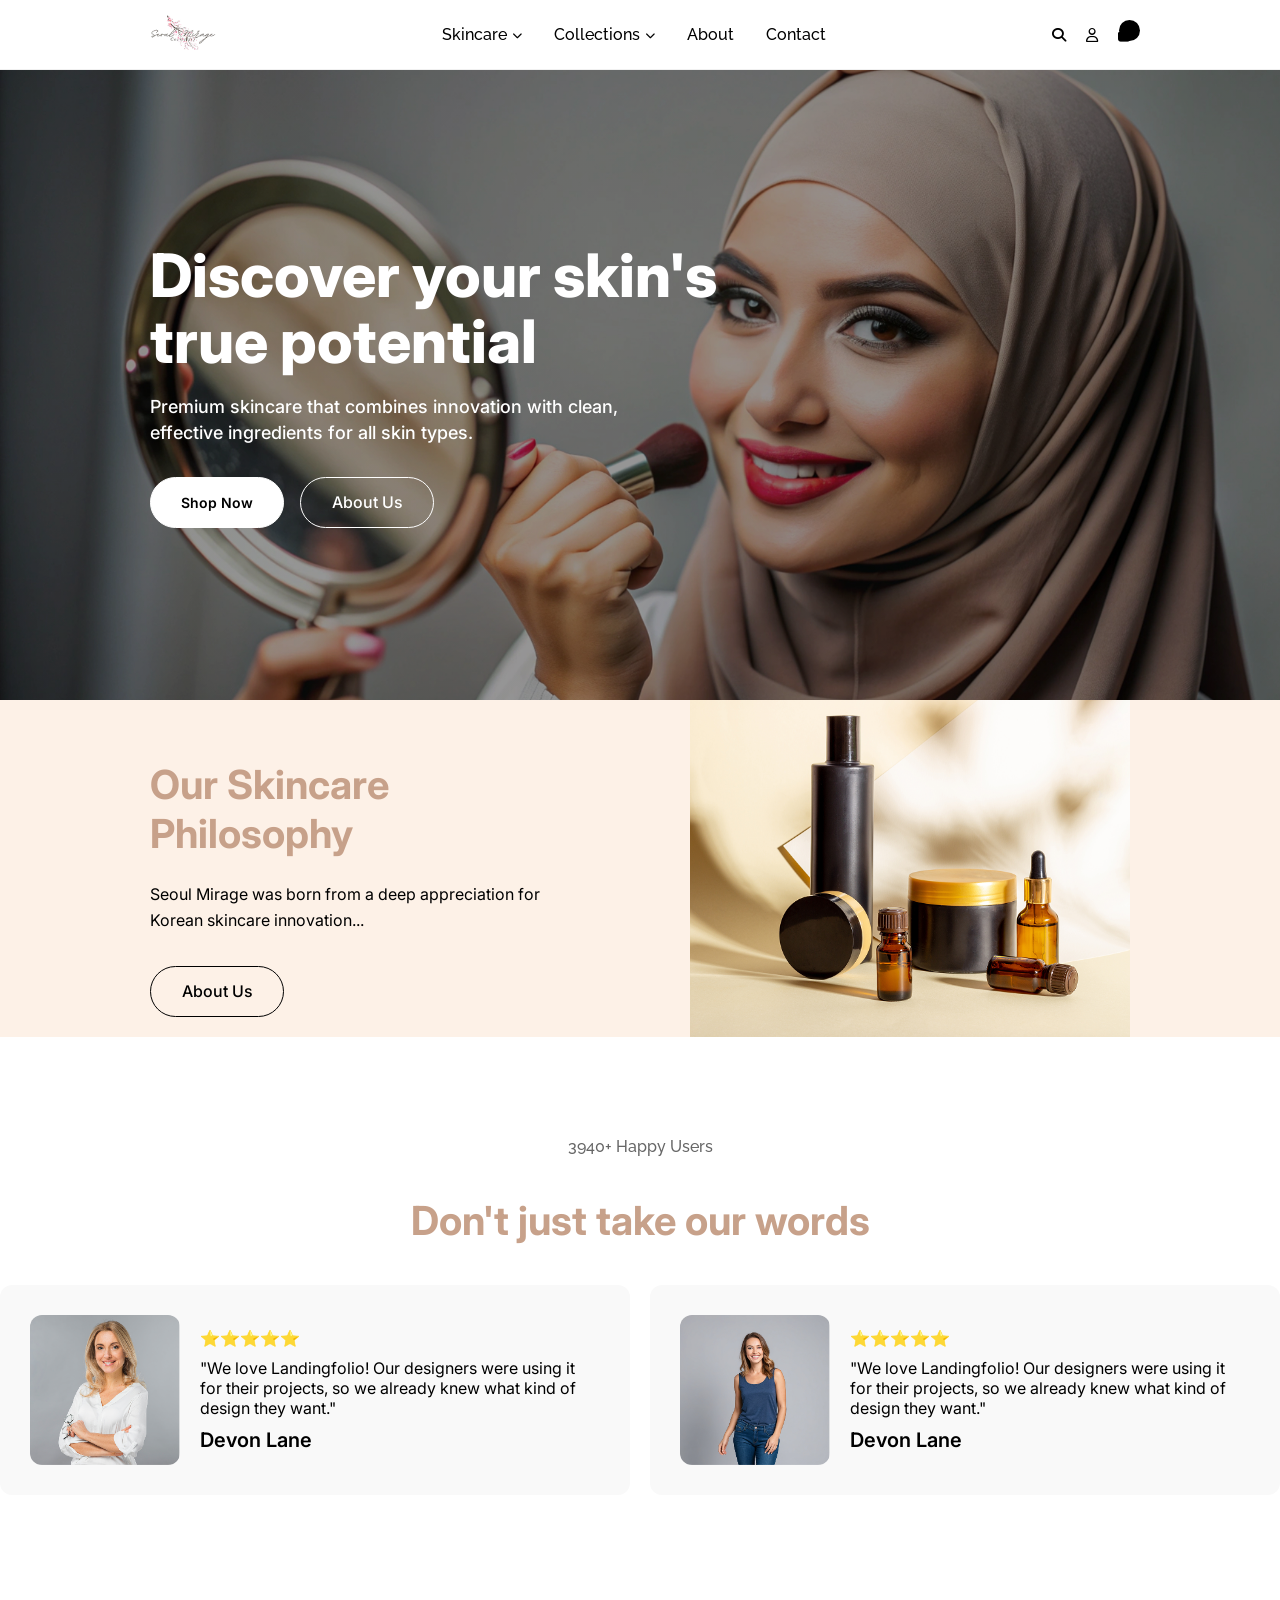
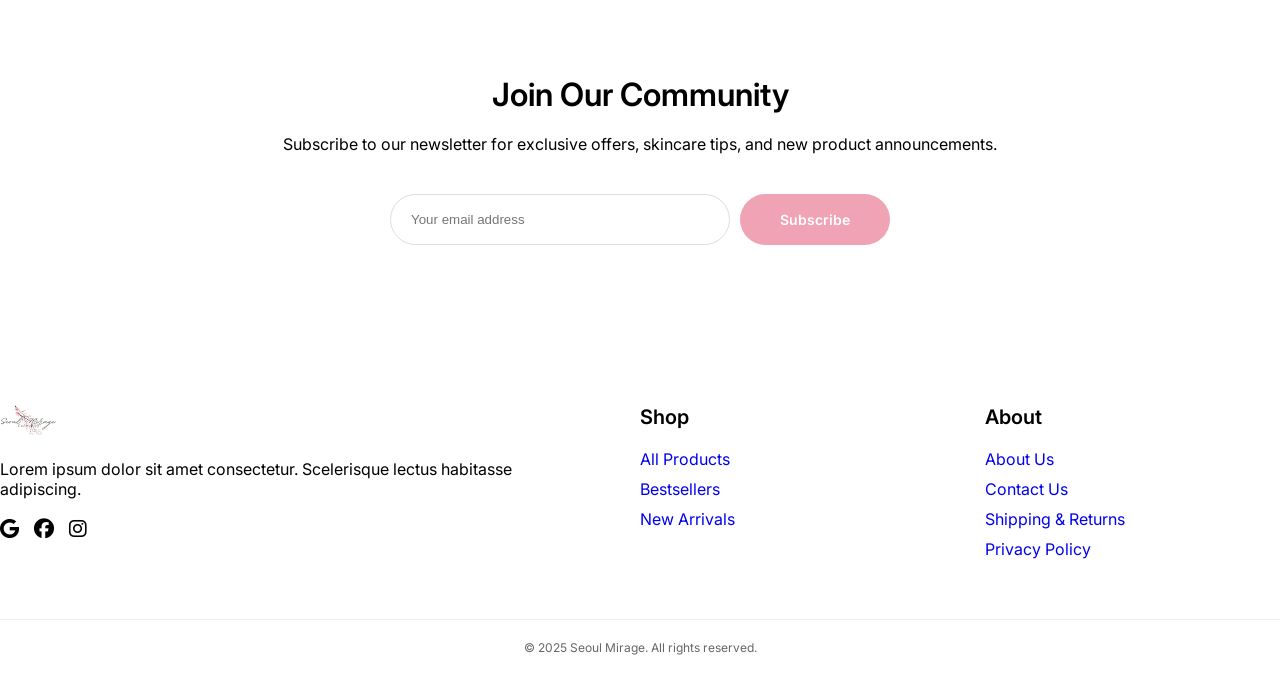
<file: index.html>
<!doctype html>
<html lang="en">
  <head>
    <meta charset="UTF-8" />
    <meta name="viewport" content="width=device-width, initial-scale=1.0" />
    <title>Seoul Mirage | K-Beauty Store</title>
    <link
      rel="stylesheet"
      href="https://cdnjs.cloudflare.com/ajax/libs/font-awesome/6.4.0/css/all.min.css"
    />
    <link rel="shortcut icon" href="./assets/logo.png" type="image/x-icon" />
    <link rel="stylesheet" href="./css/style.css" />
    <link rel="stylesheet" href="./css/order.css" />
  </head>
  <body>
    <header class="header">
      <div class="container navbar">
        <div class="logo">
          <a href="index.html">
            <img src="./assets/logo.png" alt="Seoul Mirage" />
          </a>
        </div>
        <nav class="nav-menu">
          <ul>
            <li>
              <a href="#" class="product-sub-title"
                >Skincare
                <i class="fa-solid fa-chevron-down" style="font-size: 10px"></i
              ></a>
            </li>
            <li>
              <a href="#" class="product-sub-title"
                >Collections
                <i class="fa-solid fa-chevron-down" style="font-size: 10px"></i
              ></a>
            </li>
            <li><a href="#" class="product-sub-title">About</a></li>
            <li><a href="#" class="product-sub-title">Contact</a></li>
          </ul>
        </nav>
        <div class="nav-icons">
          <a href="#"><i class="fa-solid fa-magnifying-glass"></i></a>

          <div
            class="user-dropdown-container"
            style="position: relative; display: inline-block"
          >
            <a href="#" id="user-menu-trigger"
              ><i class="fa-regular fa-user"></i
            ></a>
            <div id="user-dropdown" class="dropdown-content"></div>
          </div>

          <a href="#" class="cart-icon">
            <i class="fa-solid fa-bag-shopping"></i>
            <span class="cart-badge">0</span>
          </a>
          <button class="mobile-toggle">
            <i class="fa-solid fa-bars"></i>
          </button>
        </div>
      </div>
    </header>

    <main id="main-content"></main>

    <div id="main-site-content">
      <section class="banner">
        <div class="container banner-content">
          <div class="banner-text">
            <h1 class="banner-title">Discover your skin's true potential</h1>
            <p class="banner-desc">
              Premium skincare that combines innovation with clean, effective
              ingredients for all skin types.
            </p>
            <div class="banner-btns">
              <a href="#" class="btn-primary">Shop Now</a>
              <a href="#" class="btn-outline">About Us</a>
            </div>
          </div>
        </div>
      </section>

      <div id="api-products-container"></div>

      <section class="philosophybd">
        <div class="">
          <div class="container philosophy-content">
            <div class="philosophy-text">
              <h2
                class="section-title"
                style="text-align: left; margin-bottom: 20px"
              >
                Our Skincare Philosophy
              </h2>
              <p class="product-paragraph philosophy-desc">
                Seoul Mirage was born from a deep appreciation for Korean
                skincare innovation...
              </p>
              <a
                href="#"
                class="btn-outline"
                style="border-color: var(--black); color: var(--black)"
                >About Us</a
              >
            </div>
            <div class="philosophy-image">
              <img
                src="./assets/Our Skincare Philosophy.png"
                alt="Skincare Products"
              />
            </div>
          </div>
        </div>
      </section>

      <section class="testimonials container">
        <p
          class="product-sub-title"
          style="text-align: center; color: var(--gray-text)"
        >
          3940+ Happy Users
        </p>
        <h2 class="section-title">Don't just take our words</h2>

        <div
          class="grid-container"
          style="grid-template-columns: repeat(2, 1fr)"
        >
          <div class="testimonial-card">
            <img src="./assets/person1.png" alt="User" class="user-img" />
            <div class="testimonial-info">
              <div class="stars">⭐⭐⭐⭐⭐</div>
              <p class="product-paragraph">
                "We love Landingfolio! Our designers were using it for their
                projects, so we already knew what kind of design they want."
              </p>
              <h4 class="product-title">Devon Lane</h4>
            </div>
          </div>
          <div class="testimonial-card">
            <img src="./assets//person2.png" alt="User" class="user-img" />
            <div class="testimonial-info">
              <div class="stars">⭐⭐⭐⭐⭐</div>
              <p class="product-paragraph">
                "We love Landingfolio! Our designers were using it for their
                projects, so we already knew what kind of design they want."
              </p>
              <h4 class="product-title">Devon Lane</h4>
            </div>
          </div>
        </div>
      </section>
      <section class="newsletter">
        <div class="container newsletter-box">
          <h3 class="product-title" style="font-size: 32px">
            Join Our Community
          </h3>
          <p class="product-paragraph">
            Subscribe to our newsletter for exclusive offers, skincare tips, and
            new product announcements.
          </p>
          <form class="newsletter-form">
            <input
              type="email"
              placeholder="Your email address"
              class="email-input"
            />
            <button
              type="submit"
              class="btn-primary"
              style="
                background-color: #efa3b5;
                border: none;
                color: white;
                width: 150px;
              "
            >
              Subscribe
            </button>
          </form>
        </div>
      </section>
    </div>
    <footer class="footer container">
      <div class="footer-grid">
        <div class="footer-brand">
          <img src="./assets/logo.png" alt="Seoul Mirage" height="30" />
          <p class="product-paragraph" style="margin-top: 20px">
            Lorem ipsum dolor sit amet consectetur. Scelerisque lectus habitasse
            adipiscing.
          </p>
          <div class="social-icons">
            <i class="fa-brands fa-google"></i>
            <i class="fa-brands fa-facebook"></i>
            <i class="fa-brands fa-instagram"></i>
          </div>
        </div>
        <div class="footer-links">
          <h4 class="product-title">Shop</h4>
          <ul>
            <li><a href="#" class="product-paragraph">All Products</a></li>
            <li><a href="#" class="product-paragraph">Bestsellers</a></li>
            <li><a href="#" class="product-paragraph">New Arrivals</a></li>
          </ul>
        </div>
        <div class="footer-links">
          <h4 class="product-title">About</h4>
          <ul>
            <li><a href="#" class="product-paragraph">About Us</a></li>
            <li><a href="#" class="product-paragraph">Contact Us</a></li>
            <li>
              <a href="#" class="product-paragraph">Shipping & Returns</a>
            </li>
            <li><a href="#" class="product-paragraph">Privacy Policy</a></li>
          </ul>
        </div>
      </div>
      <div class="footer-bottom">
        <p
          class="product-paragraph"
          style="font-size: 12px; color: var(--gray-text)"
        >
          © 2025 Seoul Mirage. All rights reserved.
        </p>
      </div>
    </footer>

    <script src="./js/products.js"></script>
    <script src="./js/app.js"></script>
    <script src="./js/order.js"></script>
  </body>
</html>
</file>
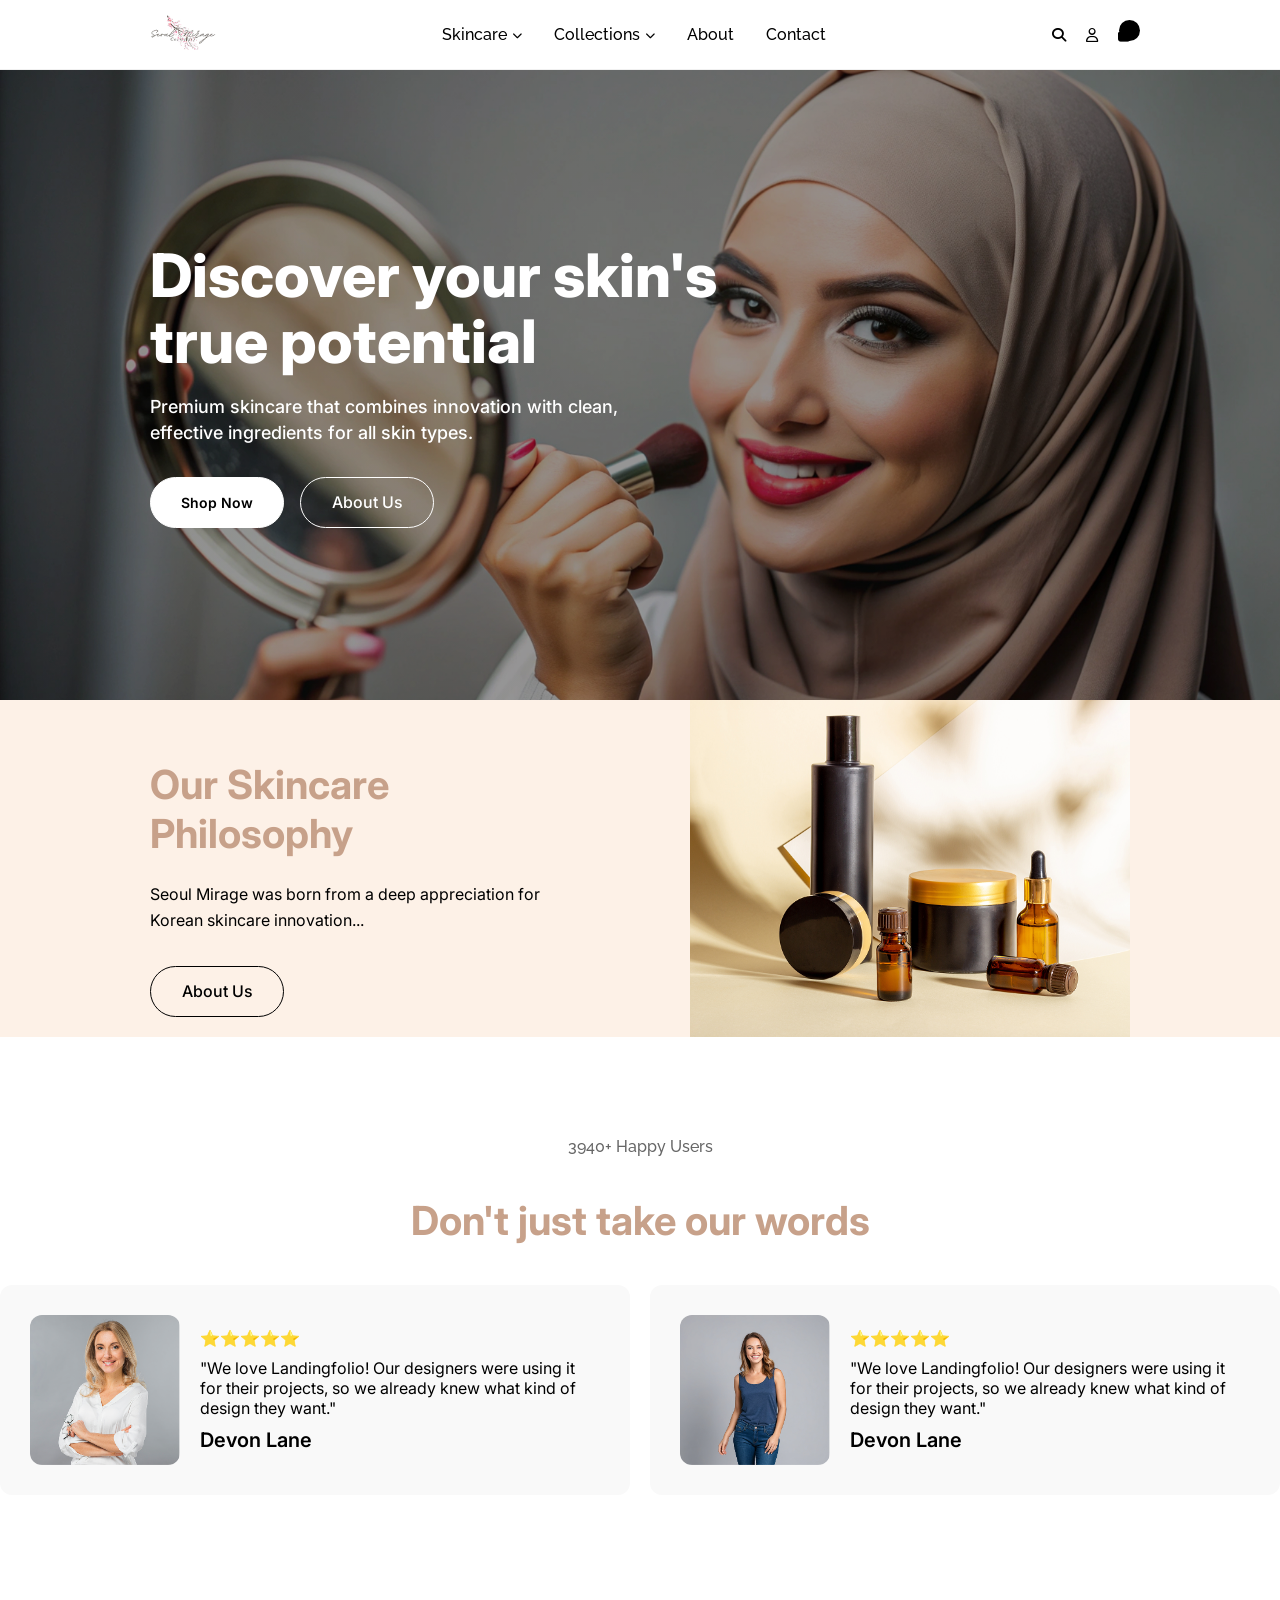
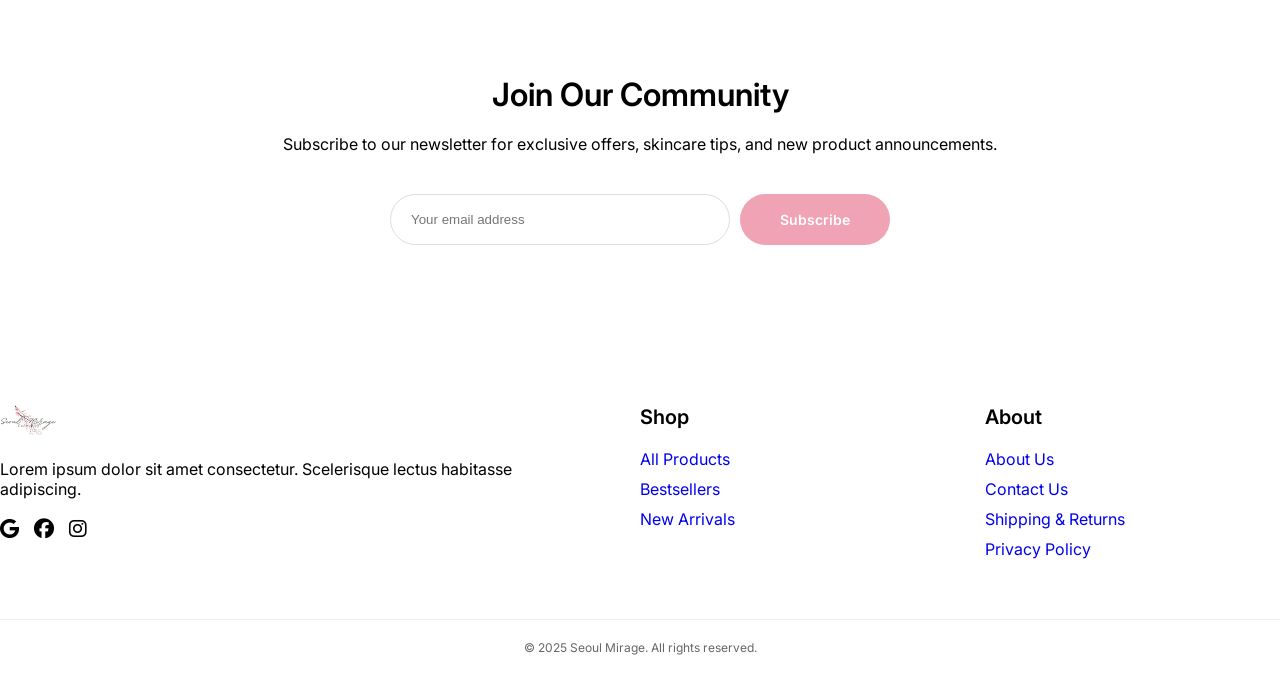
<file: dashboard.html>
<!doctype html>
<html lang="en">
  <head>
    <meta charset="UTF-8" />
    <meta name="viewport" content="width=device-width, initial-scale=1.0" />
    <title>Seoul Mirage | Admin Dashboard</title>
    <link
      rel="stylesheet"
      href="https://cdnjs.cloudflare.com/ajax/libs/font-awesome/6.4.2/css/all.min.css"
    />
    <link rel="stylesheet" href="css/dashboard.css" />
  </head>
  <body>
    <div class="dashboard-wrapper">
      <aside class="sidebar">
        <div class="logo-area">
          <img src="./assets/logo.png" alt="Logo" />
        </div>
        <nav id="admin-nav">
          <a href="#" class="active" data-target="dashboard-overview">
            <i class="fa-solid fa-house"></i> Overview
          </a>

          <a href="#" data-target="products-section">
            <i class="fa-solid fa-box"></i> Products
          </a>

          <a href="#" data-target="orders-section">
            <i class="fa-solid fa-cart-shopping"></i> Orders
          </a>

          <a href="#" data-target="customers-section">
            <i class="fa-solid fa-users"></i> Customers
          </a>

          <a href="#" data-target="settings-section">
            <i class="fa-solid fa-gear"></i> Settings
          </a>
        </nav>
        <button class="logout-btn" onclick="handleLogout()">Logout</button>
      </aside>

      <main class="main-content">
        <header class="dashboard-header">
          <h2 id="page-title">Dashboard</h2>
          <div class="admin-profile">
            <i class="fa-solid fa-circle-user"></i>
            <span>Admin Name</span>
          </div>
        </header>

        <div id="dashboard-overview" class="admin-section">
          <div class="stats-grid">
            <div class="stat-card">
              <span>Total Revenue</span>
              <h3>$28,450</h3>
            </div>
            <div class="stat-card">
              <span>Orders</span>
              <h3>312</h3>
            </div>
            <div class="stat-card">
              <span>Customers</span>
              <h3>$28,450</h3>
            </div>
            <div class="stat-card">
              <span>Avg. Order Value</span>
              <h3>$91.19</h3>
            </div>
          </div>

          <div class="charts-row">
            <div class="chart-box">
              <h4>Sales Overview</h4>
              <div id="salesChart"></div>
            </div>
            <div class="chart-box">
              <h4>Revenue Trend</h4>
              <div id="trendChart"></div>
            </div>
            <div class="chart-box">
              <h4>Sales by Category</h4>
              <div id="categoryChart"></div>
            </div>
          </div>

          <div class="tables-row">
            <div class="recent-orders">
              <h4>Recent Orders</h4>
              <div id="order-list-admin"></div>
              <button class="view-all">View All</button>
            </div>
          </div>
        </div>

        <div id="products-section" class="admin-section" style="display: none">
          <div
            class="header-row"
            style="
              display: flex;
              justify-content: space-between;
              align-items: center;
              margin-bottom: 25px;
            "
          >
            <h3>Product Catalog</h3>
            <button
              class="add-btn"
              onclick="openProductModal()"
              style="
                background: #000;
                color: #fff;
                padding: 12px 24px;
                border-radius: 8px;
                border: none;
                cursor: pointer;
              "
            >
              <i class="fa-solid fa-plus"></i> Add Product
            </button>
          </div>

          <div class="stats-grid">
            <div class="stat-card">
              <span>Total Products</span>
              <h3 id="total-prod-count">0</h3>
            </div>
            <div class="stat-card">
              <span>Out of Stock</span>
              <h3>1</h3>
            </div>
          </div>

          <div
            class="table-container"
            style="background: #fff; padding: 25px; border-radius: 12px"
          >
            <table style="width: 100%; border-collapse: collapse">
              <thead>
                <tr style="text-align: left; border-bottom: 1px solid #eee">
                  <th style="padding: 15px">ID</th>
                  <th>Thumbnail</th>
                  <th>Name</th>
                  <th>Category</th>
                  <th>Price</th>
                  <th>Stock</th>
                  <th>Action</th>
                </tr>
              </thead>
              <tbody id="product-table-body"></tbody>
            </table>
          </div>
        </div>
        <div id="customers-section" class="admin-section" style="display: none">
          <div class="header-row" style="margin-bottom: 25px">
            <h3>Manage Customers</h3>
          </div>

          <div class="stats-grid">
            <div class="stat-card">
              <span>Total Customers</span>
              <h3 id="total-user-count">0</h3>
            </div>
            <div class="stat-card">
              <span>Active Admins</span>
              <h3 id="admin-count">0</h3>
            </div>
          </div>

          <div
            class="table-container"
            style="
              background: #fff;
              padding: 25px;
              border-radius: 12px;
              box-shadow: var(--card-shadow);
            "
          >
            <table style="width: 100%; border-collapse: collapse">
              <thead>
                <tr style="text-align: left; border-bottom: 1px solid #eee">
                  <th style="padding: 15px">Name</th>
                  <th>Email</th>
                  <th>Join Date</th>
                  <th>Current Role</th>
                  <th>Change Role</th>
                </tr>
              </thead>
              <tbody id="user-table-body"></tbody>
            </table>
          </div>
        </div>
        <div id="orders-section" class="admin-section" style="display: none">
          <div class="header-row" style="margin-bottom: 25px">
            <h3>Manage Orders</h3>
          </div>

          <div class="stats-grid" style="margin-bottom: 25px">
            <div class="stat-card">
              <span>Total Orders</span>
              <h3 id="order-total-count">0</h3>
            </div>
            <div class="stat-card" style="border-left: 4px solid #2ecc71">
              <span>Paid Orders</span>
              <h3 id="order-paid-count" style="color: #2ecc71">0</h3>
            </div>
            <div class="stat-card" style="border-left: 4px solid #e74c3c">
              <span>Unpaid Orders</span>
              <h3 id="order-unpaid-count" style="color: #e74c3c">0</h3>
            </div>
          </div>

          <div
            class="table-container"
            style="
              background: #fff;
              padding: 25px;
              border-radius: 12px;
              box-shadow: 0 4px 20px rgba(0, 0, 0, 0.05);
            "
          >
            <table style="width: 100%; border-collapse: collapse">
              <thead>
                <tr style="text-align: left; border-bottom: 1px solid #eee">
                  <th style="padding: 15px">Order ID</th>
                  <th>Customer Email</th>
                  <th>Date</th>
                  <th>Total Amount</th>
                  <th>Status</th>
                </tr>
              </thead>
              <tbody id="all-orders-table-body"></tbody>
            </table>
          </div>
        </div>
        <div id="settings-section" class="admin-section" style="display: none">
  <div class="header-row" style="margin-bottom: 25px">
    <h3>Account & Store Settings</h3>
  </div>

  <div class="settings-grid" style="display: grid; grid-template-columns: 1fr 1fr; gap: 30px;">
    
    <div class="chart-box">
      <h4 style="margin-bottom: 20px;"><i class="fa-solid fa-user-gear"></i> Admin Profile</h4>
      <form id="profile-settings-form">
        <div style="margin-bottom: 15px;">
          <label style="display: block; margin-bottom: 5px; font-size: 13px; color: #666;">Full Name</label>
          <input type="text" value="Hasan Rafi Ahmed" style="width: 100%; padding: 10px; border: 1px solid #ddd; border-radius: 8px;">
        </div>
        <div style="margin-bottom: 15px;">
          <label style="display: block; margin-bottom: 5px; font-size: 13px; color: #666;">Email Address</label>
          <input type="email" value="admin@seoulmirage.com" style="width: 100%; padding: 10px; border: 1px solid #ddd; border-radius: 8px;" disabled>
          <small style="color: gray;">Email cannot be changed for security.</small>
        </div>
        <button type="button" class="action-btn" style="width: 100%;">Update Profile</button>
      </form>
    </div>

    <div class="chart-box">
      <h4 style="margin-bottom: 20px;"><i class="fa-solid fa-lock"></i> Change Password</h4>
      <form id="password-settings-form">
        <div style="margin-bottom: 15px;">
          <label style="display: block; margin-bottom: 5px; font-size: 13px; color: #666;">Current Password</label>
          <input type="password" placeholder="••••••••" style="width: 100%; padding: 10px; border: 1px solid #ddd; border-radius: 8px;">
        </div>
        <div style="margin-bottom: 15px;">
          <label style="display: block; margin-bottom: 5px; font-size: 13px; color: #666;">New Password</label>
          <input type="password" placeholder="Enter new password" style="width: 100%; padding: 10px; border: 1px solid #ddd; border-radius: 8px;">
        </div>
        <button type="button" class="action-btn" style="width: 100%; background: #333;">Update Password</button>
      </form>
    </div>

    <div class="chart-box" style="grid-column: span 2;">
      <h4 style="margin-bottom: 20px;"><i class="fa-solid fa-store"></i> Store Preferences</h4>
      <div style="display: flex; gap: 40px; align-items: center;">
        <div style="display: flex; align-items: center; gap: 10px;">
          <input type="checkbox" id="maintenance-mode" style="width: 18px; height: 18px;">
          <label for="maintenance-mode">Enable Maintenance Mode</label>
        </div>
        <div style="display: flex; align-items: center; gap: 10px;">
          <input type="checkbox" id="order-notif" checked style="width: 18px; height: 18px;">
          <label for="order-notif">Email Notifications for New Orders</label>
        </div>
      </div>
      <button type="button" class="action-btn" style="margin-top: 25px; padding: 10px 40px;">Save All Settings</button>
    </div>

  </div>
</div>
      </main>
    </div>

    <div id="product-modal" class="modal">
      <div class="modal-content">
        <div
          style="
            display: flex;
            justify-content: space-between;
            margin-bottom: 20px;
          "
        >
          <h3>Add New Product</h3>
          <span
            onclick="closeProductModal()"
            style="cursor: pointer; font-size: 24px"
            >&times;</span
          >
        </div>
        <form id="add-product-form">
          <label>Product Name</label>
          <input
            type="text"
            name="name"
            required
            style="width: 100%; padding: 10px; margin-bottom: 15px"
          />

          <div style="display: grid; grid-template-columns: 1fr 1fr; gap: 15px">
            <div>
              <label>Price</label
              ><input
                type="number"
                name="price"
                required
                style="width: 100%; padding: 10px"
              />
            </div>
            <div>
              <label>Stock</label
              ><input
                type="number"
                name="stock"
                required
                style="width: 100%; padding: 10px"
              />
            </div>
          </div>

          <label style="display: block; margin-top: 15px">Main Image URL</label>
          <input
            type="text"
            name="mainImage"
            required
            style="width: 100%; padding: 10px"
          />

          <label style="display: block; margin-top: 15px">Category</label>
          <select name="category" style="width: 100%; padding: 10px">
            <option value="Skincare">Skincare</option>
            <option value="Essences">Essences</option>
          </select>

          <button
            type="submit"
            style="
              width: 100%;
              background: #000;
              color: #fff;
              padding: 15px;
              border: none;
              margin-top: 20px;
              cursor: pointer;
            "
          >
            Save Product
          </button>
        </form>
      </div>
    </div>

    <script src="js/dashboard.js"></script>
  </body>
</html>
</file>
<file: css/style.css>
@import url("https://fonts.googleapis.com/css2?family=Playfair+Display:ital,wght@0,700;1,700&family=Raleway:wght@500;600;700&family=Inter:wght@400;500;600&display=swap");

:root {
  /* Colors */
  --section-title-color: #c7a18a;
  --black: #000000;
  --white: #ffffff;
  --gray-text: #666666;

  --font-main: "Inter", sans-serif;
  --font-raleway: "Raleway", sans-serif;
  --font-heading: "Playfair Display", serif;
}


.dropdown-content {
  display: none;
  position: absolute;
  right: 0;
  top: 40px;
  background-color: #fff;
  min-width: 160px;
  box-shadow: 0px 8px 16px rgba(0,0,0,0.1);
  z-index: 1000;
  border-radius: 4px;
  padding: 10px 0;
}

.dropdown-content a {
  color: #000;
  padding: 12px 20px;
  text-decoration: none;
  display: block;
  font-size: 14px;
  font-weight: 500;
  transition: background 0.2s;
}

.dropdown-content a:hover {
  background-color: #f8f8f8;
}

.show-dropdown {
  display: block;
}



/* Reset & Global */
* {
  margin: 0;
  padding: 0;
  box-sizing: border-box;
}

body {
  font-family: var(--font-main);
  overflow-x: hidden;
}
.box{
  width: 100%;
  margin: 0 auto;
}

.container {
  width: 100%;
  max-width: 1728px;
  margin: 0 auto;
  padding-left: 150px;
  padding-right: 150px;
}
.grid-container {
    display: grid;
    gap: 32px;
    grid-template-columns: repeat(auto-fill, minmax(312px, 1fr)); /* এটি অটোমেটিক গ্যাপ ফিলাপ করবে */
    justify-content: center; 
    width: 100%;
}

.category-card {
    transition: transform 0.3s ease;
}
.category-card:hover {
    transform: translateY(-5px);
}

.header {
  width: 100%;
  background-color: var(--white);
  border-bottom: 1px solid #f0f0f0;
  position: sticky;
  top: 0;
  z-index: 1000;
  padding: 15px 0;

  max-width: 1728px;
  margin: 0 auto;
}

.navbar {
  display: flex;
  justify-content: space-between;
  align-items: center;
}

.logo img {
  height: 35px;
  width: auto;
}

.nav-menu ul {
  display: flex;
  list-style: none;
  gap: 32px;
}

.nav-menu ul li a {
  text-decoration: none;
  color: var(--black);
  transition: 0.3s ease;
  display: flex;
  align-items: center;
  gap: 5px;
}

.nav-menu ul li a:hover {
  color: var(--section-title-color);
}

.nav-icons {
  display: flex;
  align-items: center;
  gap: 20px;
}

.nav-icons a {
  color: var(--black);
  font-size: 20px;
  text-decoration: none;
  transition: 0.3s;
}

.cart-icon {
  position: relative;
}

.cart-badge {
  position: absolute;
  top: -8px;
  right: -10px;
  background: var(--black);
  color: var(--white);
  font-size: 10px;
  padding: 2px 6px;
  border-radius: 50%;
  font-weight: 700;
}

.mobile-toggle {
  display: none;
  background: none;
  border: none;
  font-size: 22px;
  cursor: pointer;
}

/* --- Banner Section --- */

/* --- Banner Section Updated (80vh with Full Image Visibility) --- */
.banner {
  /* Height and Width constraints from your specs */
  width: 100%;
  height: 70vh; /* Height 80% of screen */
  max-height: 997px; /* Maximum height limit */
  max-width: 1728px; /* Maximum width limit */
  margin: 0 auto; /* Center the banner if screen is wider than 1728px */

  /* Background Image setup */
  background:
    linear-gradient(rgba(0, 0, 0, 0.3), rgba(0, 0, 0, 0.3)),
    url("../assets/banner.png") no-repeat;

  /* Image fitting logic - taile matha ba nich katbe na */
  background-size: cover;
  background-position: center 20%;

  /* Content Alignment */
  display: flex;
  align-items: center;
  position: relative;
  overflow: hidden; /* Extra image jeno baire na jay */
}
/* Jodi image-ta ekhono kete jay, tobe niche-r property-ta try koro */
/* background-size: contain; 
   background-color: #f4f4f4; (background color jate khali jayga na dekhay) */

.banner-title {
  color: var(--white);
  font-weight: 800;
  font-size: clamp(36px, 8vw, 60px);
  line-height: 1.1;
  max-width: 650px;
}

.banner-desc {
  color: var(--white) !important; /* Explicitly White */
  margin: 20px 0 32px 0;
  font-size: 18px;
  font-weight: 500;
  max-width: 500px;
  line-height: 140%;
}

.banner-btns {
  display: flex;
  gap: 16px;
}

/* --- Reusable Buttons & Typography --- */
.btn-primary {
  width: 134px;
  height: 51px;
  border-radius: 100px;
  display: inline-flex;
  align-items: center;
  justify-content: center;
  gap: 8px;
  background-color: var(--white);
  color: var(--black);
  border: 1px solid var(--white);
  font-family: var(--font-main);
  font-weight: 600;
  font-size: 14px;
  cursor: pointer;
  transition: all 0.3s ease;
  text-decoration: none;
}
.nav-icons a, .nav-icons span {
  cursor: pointer;
  display: flex;
  align-items: center;
  gap: 8px;
  text-decoration: none;
  color: var(--black);
  font-family: var(--font-main);
  font-size: 14px;
  font-weight: 500;
}
.btn-primary:hover {
  background-color: var(--black);
  color: var(--white);
  border-color: var(--black);
}

.btn-outline {
  width: 134px;
  height: 51px;
  border-radius: 100px;
  display: inline-flex;
  align-items: center;
  justify-content: center;
  border: 1px solid var(--white);
  color: var(--white);
  text-decoration: none;
  font-family: var(--font-main);
  font-weight: 500;
  transition: 0.3s;
}

.btn-outline:hover {
  background: var(--white);
  color: var(--black);
}

.section-title {
  color: var(--section-title-color);
  font-weight: 700;
  font-size: clamp(28px, 5vw, 40px);
  text-align: center;
  margin: 40px 0;
}

.product-title {
  color: var(--black);
  font-weight: 600;
  font-size: 20px;
}

.product-sub-title {
  font-family: var(--font-raleway);
  font-weight: 500;
  font-size: 16px;
}

.product-price {
  font-family: var(--font-raleway);
  font-weight: 700;
  font-size: clamp(24px, 4vw, 40px);
}

/* --- Responsive Helpers --- */
.grid-container {
  display: grid;
  gap: 20px;
  grid-template-columns: repeat(4, 1fr);
}

@media (max-width: 992px) {
  .nav-menu {
    display: none;
  }
  .mobile-toggle {
    display: block;
  }

  .nav-menu.active {
    display: block;
    position: absolute;
    top: 70px;
    left: 0;
    width: 100%;
    background: var(--white);
    padding: 20px;
    box-shadow: 0 10px 15px rgba(0, 0, 0, 0.1);
  }
  .nav-menu.active ul {
    flex-direction: column;
    gap: 20px;
  }
}
/* Philosophy Section */
/* Philosophy Section - Full Width BG, Centered Content */
.philosophy { 
    width: 100%;
    /* padding: 0 0;  */
 
    display: flex;
    justify-content: center; /* Center the container inside the full-width section */
}
.philosophybd{
     background-color: #FDF1E7; 

}
.philosophy-content { 
    display: flex; 
    align-items: center; 
    gap: 80px;
        max-width: 1728px; /* Maximum width constraint */
}

.philosophy-text { 
    flex: 1; 
    padding-right: 20px;
}

.philosophy-desc { 
    margin: 24px 0 32px 0; 
    line-height: 1.6; /* Porte subidha hobe */
    font-size: 16px;
    color: var(--black);
}

.philosophy-image { 
    flex: 1; 
    display: flex;
    justify-content: flex-end; /* Image-ke dan dike push korbe */
}

.philosophy-image img { 
    width: 100%; 
    max-width: 700px; /* Boro screen-e image jate khub boro na hoy */
    height: auto;
    display: block;
    object-fit: cover;
}


/* Testimonials */
.testimonials {
  padding: 100px 0;
}
.testimonial-card {
  display: flex;
  align-items: center;
  gap: 20px;
  background: #f9f9f9;
  padding: 30px;
  border-radius: 12px;
}
.user-img {
  width: 150px;
  height: 150px;
  border-radius: 12px;
  object-fit: cover;
}
.testimonial-info {
  display: flex;
  flex-direction: column;
  gap: 10px;
}

/* Newsletter */
.newsletter {
  padding: 80px 0;
  text-align: center;

}
.newsletter-box {
  display: flex;
  flex-direction: column;
  align-items: center;
  gap: 20px;
}
.newsletter-form {
  display: flex;
  gap: 10px;
  margin-top: 20px;
  width: 100%;
  max-width: 500px;
}
.email-input {
  flex: 1;
  padding: 15px 20px;
  border-radius: 100px;
  border: 1px solid #ddd;
  outline: none;
}
/* Accurate Category Cards */
.category-card {
    height: 400px; /* Figma onujayi height */
    background-size: cover;
    background-position: center;
    display: flex;
    align-items: center;
    justify-content: center;
    position: relative;
    border-radius: 4px;
    transition: 0.4s ease;
    cursor: pointer;
    overflow: hidden;
}

.category-card::after {
    content: '';
    position: absolute;
    inset: 0;
    background: rgba(0, 0, 0, 0.25); /* Dark overlay jate lekha bhuja jay */
    transition: 0.3s;
}

.category-card:hover::after {
    background: rgba(0, 0, 0, 0.4);
}

.category-card span {
    color: white;
    font-size: 32px;
    font-weight: 700;
    z-index: 5;
    font-family: var(--font-main);
}

/* Accurate Product Item */
.product-item {
    cursor: pointer;
    transition: 0.3s;
}

.product-img-container {
    background: #F4F4F4;
    position: relative;
    border-radius: 4px;
    overflow: hidden;
    aspect-ratio: 1/1.2;
}

.product-img-container img {
    width: 100%;
    height: 100%;
    object-fit: cover;
}

.add-to-cart-btn {
    position: absolute;
    bottom: -60px; /* Shurute hide thakbe */
    left: 50%;
    transform: translateX(-50%);
    width: 90%;
    padding: 14px;
    background: white;
    border: none;
    font-weight: 700;
    border-radius: 4px;
    transition: 0.4s cubic-bezier(0.175, 0.885, 0.32, 1.275);
    display: flex;
    align-items: center;
    justify-content: center;
    gap: 10px;
    box-shadow: 0 10px 20px rgba(0,0,0,0.1);
}

.product-item:hover .add-to-cart-btn {
    bottom: 20px;
}

.product-info {
    padding: 20px 0;
}

.category-label {
    font-size: 13px;
    color: #888;
    text-transform: uppercase;
    letter-spacing: 1px;
    margin-bottom: 8px;
}

.item-name {
    font-size: 18px;
    font-weight: 600;
    margin-bottom: 12px;
}

.price-row {
    display: flex;
    align-items: center;
    gap: 12px;
    margin-bottom: 8px;
}

.current-price {
    font-size: 24px;
    font-weight: 700;
}

.old-price {
    color: #AAA;
    text-decoration: line-through;
    font-size: 16px;
}

.rating .stars {
    color: #000;
    font-size: 14px;
}

.rating .count {
    color: #888;
    font-size: 14px;
    margin-left: 6px;
}
/* Footer */
/* Footer */
.footer {
  padding: 80px 0 30px;
}
.footer-grid {
  display: grid;
  grid-template-columns: 2fr 1fr 1fr;
  gap: 50px;
}
.footer-links h4 {
  margin-bottom: 20px;
}
.footer-links ul {
  list-style: none;
}
.footer-links ul li {
  margin-bottom: 10px;
}
.footer-links ul li a {
  text-decoration: none;
  transition: 0.3s;
}
.footer-links ul li a:hover {
  color: var(--section-title-color);
}
.social-icons {
  display: flex;
  gap: 15px;
  margin-top: 20px;
  font-size: 20px;
  cursor: pointer;
}
.footer-bottom {
  margin-top: 50px;
  padding-top: 20px;
  border-top: 1px solid #eee;
  text-align: center;
}

.social-icons {
  display: flex;
  gap: 15px;
  margin-top: 20px;
  font-size: 20px;
  cursor: pointer;
}
.footer-bottom {
  margin-top: 50px;
  padding-top: 20px;
  border-top: 1px solid #eee;
  text-align: center;
}

/* Responsive Footer */
@media (max-width: 768px) {
  .philosophy-content {
    flex-direction: column;
  }
  .footer-grid {
    grid-template-columns: 1fr;
    text-align: center;
  }
  .social-icons {
    justify-content: center;
  }
}
@media (max-width: 768px) {
  .banner {
    height: 70vh;
    text-align: center;
  }
  .banner-content {
    justify-content: center;
  }
  .banner-btns {
    justify-content: center;
  }
  .grid-container {
    grid-template-columns: repeat(2, 1fr);
  }
}

@media (max-width: 480px) {
  .grid-container {
    grid-template-columns: 1fr;
  }
}
/* Philosophy Section - Full Width BG, Centered Content */
.philosophy { 
    width: 100%;
    padding: 100px 0; 
    background-color: #FDF1E7; /* Exact background from your figma screenshot */
    display: flex;
    max-width: 1728px; /* Maximum width constraint */
    margin: 0 auto; /* Center the section if screen is wider than 1728
    justify-content: center; /* Center the container inside the full-width section */
}

.philosophy-content { 
    display: flex; 
    align-items: center; 
    gap: 80px; /* Text ar image-er majhe ektu clean gap */
    /* .container theke max-width: 1728px auto peye jabe */
}

.philosophy-text { 
    flex: 1; 
    padding-right: 20px;
}

.philosophy-desc { 
    margin: 24px 0 32px 0; 
    line-height: 1.6; /* Porte subidha hobe */
    font-size: 16px;
    color: var(--black);
}

.philosophy-image { 
    flex: 1; 
    display: flex;
    justify-content: flex-end; /* Image-ke dan dike push korbe */
}

.philosophy-image img { 
    width: 100%; 
    max-width: 700px; /* Boro screen-e image jate khub boro na hoy */
    height: auto;
    display: block;
    object-fit: cover;
}

/* --- Responsive Layout (Mobile & Tablet) --- */
@media (max-width: 992px) {
    .philosophy {
        padding: 60px 0;
    }
    .philosophy-content { 
        flex-direction: column; /* Mobile-e image upore ba niche thakbe */
        text-align: center;
        gap: 40px;
    }
    .philosophy-text {
        padding-right: 0;
        order: 2; /* Text-ke niche niye asha holo */
    }
    .philosophy-image {
        order: 1; /* Image-ke upore kora holo */
        justify-content: center;
    }
    .section-title {
        text-align: center !important; /* Mobile-e title center kora holo */
    }
}
/* --- Testimonials & Newsletter Responsive --- */
@media (max-width: 992px) {
  .testimonials .grid-container {
    grid-template-columns: 1fr; /* Tablet/Mobile-e testimonial cards single column hobe */
    gap: 30px;
  }

  .testimonial-card {
    flex-direction: column; /* Image upore, text niche */
    text-align: center;
    padding: 20px;
  }

  .user-img {
    width: 120px;
    height: 120px;
    margin: 0 auto;
  }

  .newsletter-form {
    flex-direction: column; /* Input ar button ekter niche arekta */
    gap: 15px;
    padding: 0 20px;
  }

  .email-input {
    width: 100%;
  }

  .newsletter-form .btn-primary {
    width: 100% !important; /* Button full width */
  }
}

/* --- Footer Responsive Extra --- */
@media (max-width: 768px) {
  .footer-grid {
    grid-template-columns: 1fr;
    text-align: center;
    gap: 40px;
  }

  .footer-brand {
    display: flex;
    flex-direction: column;
    align-items: center;
  }

  .social-icons {
    justify-content: center;
  }

  .footer-links ul {
    padding: 0;
  }
}
</file>
<file: css/order.css>
/* order.css */
@import url('https://fonts.googleapis.com/css2?family=Inter:wght@400;500;600;700&family=Playfair+Display:wght@700&display=swap');

.order-container {
    display: flex;
    gap: 50px;
    padding: 60px 0;
    max-width: 1200px;
    margin: 0 auto;
    font-family: 'Inter', sans-serif;
}

.order-left { flex: 2; }
.order-right { flex: 1; position: sticky; top: 40px; }

.order-title {
    font-family: 'Playfair Display', serif;
    font-size: 48px;
    font-weight: 700;
    margin-bottom: 40px;
    color: #000;
}

/* Individual Order Box */
.order-group {
    background: #fff;
    border: 1px solid #E5E5E5;
    border-radius: 8px;
    padding: 24px;
    margin-bottom: 24px;
    transition: box-shadow 0.3s ease;
}

.order-group:hover {
    box-shadow: 0 4px 20px rgba(0,0,0,0.05);
}

.order-header {
    display: flex;
    justify-content: space-between;
    align-items: center;
    border-bottom: 1px solid #F0F0F0;
    padding-bottom: 15px;
    margin-bottom: 20px;
}

.order-id { font-size: 13px; color: #888; font-weight: 500; }
.order-status {
    font-size: 12px;
    font-weight: 600;
    padding: 4px 12px;
    border-radius: 20px;
    text-transform: uppercase;
}
.status-unpaid { background: #FFF4E5; color: #FF9900; }
.status-paid { background: #E8F5E9; color: #2E7D32; }

/* Item Row */
.order-item {
    display: flex;
    align-items: center;
    gap: 20px;
    padding: 15px 0;
}

.item-img img {
    width: 90px;
    height: 110px;
    object-fit: cover;
    border-radius: 4px;
    background: #F9F9F9;
}

.item-details { flex: 1; }
.item-details h3 {
    font-size: 18px;
    font-weight: 600;
    margin: 0 0 5px 0;
    color: #111;
}
.item-details p { font-size: 14px; color: #666; margin: 0; }

.item-price {
    font-size: 20px;
    font-weight: 700;
    color: #000;
}

/* Summary Card */
.order-summary-card {
    background: #F7F3EB; /* Figma Creamy Background */
    padding: 32px;
    border-radius: 8px;
}

.order-summary-card h2 {
    font-family: 'Playfair Display', serif;
    font-size: 24px;
    margin-bottom: 24px;
    border-bottom: 1px solid rgba(0,0,0,0.1);
    padding-bottom: 15px;
}

.summary-line {
    display: flex;
    justify-content: space-between;
    margin-bottom: 16px;
    font-size: 16px;
    color: #444;
}

.total-line {
    font-weight: 700;
    font-size: 20px;
    color: #000;
    margin-top: 20px;
    padding-top: 20px;
    border-top: 1px solid rgba(0,0,0,0.1);
}

.checkout-btn {
    width: 100%;
    height: 54px;
    background: #000;
    color: #fff;
    border: none;
    border-radius: 4px;
    font-size: 16px;
    font-weight: 600;
    cursor: pointer;
    margin-top: 24px;
    transition: opacity 0.3s;
}

.checkout-btn:hover { opacity: 0.8; }

.continue-shopping {
    background: none;
    border: 1px solid #000;
    padding: 12px 24px;
    font-weight: 600;
    cursor: pointer;
    margin-top: 20px;
    display: flex;
    align-items: center;
    gap: 10px;
}
/* order.css এ অ্যাড করো */
.order-checkbox {
    width: 20px;
    height: 20px;
    cursor: pointer;
    accent-color: #000; /* Figma style black checkbox */
}

.unpaid-group {
    border-left: 4px solid #FF9900 !important; /* Unpaid গুলা হাইলাইট হবে */
}

.order-group {
    transition: all 0.2s ease;
}

.order-group:has(.order-checkbox:checked) {
    border-color: #000;
    background-color: #fcfcfc;
}


/* order.css */
.input-grp label {
    display: block;
    font-size: 14px;
    font-weight: 500;
    color: #333;
}

input:focus, select:focus {
    outline: 2px solid #000;
    border-color: transparent;
}

.success-box i {
    animation: scaleUp 0.5s ease-out;
}

@keyframes scaleUp {
    from { transform: scale(0); }
    to { transform: scale(1); }
}
</file>
<file: css/dashboard.css>
/* dashboard.css */
:root {
    --bg-pink: #F9F1F3;
    --sidebar-white: #FFFFFF;
    --accent-black: #000000;
    --text-gray: #666666;
    --card-shadow: 0 4px 20px rgba(0, 0, 0, 0.03);
    --status-processing: #F2C94C;
    --status-shipped: #2D9CDB;
    --status-delivered: #27AE60;
}

* {
    margin: 0;
    padding: 0;
    box-sizing: border-box;
    font-family: 'Inter', sans-serif;
}

body {
    background-color: var(--bg-pink);
}

.dashboard-wrapper {
    display: flex;
    min-height: 100vh;
}

/* Sidebar Styling */
.sidebar {
    width: 260px;
    background: var(--sidebar-white);
    padding: 30px 20px;
    display: flex;
    flex-direction: column;
    border-right: 1px solid #eee;
}

.logo-area {
    margin-bottom: 50px;
    text-align: center;
}

.logo-area img {
    max-width: 150px;
}

.sidebar nav {
    flex-grow: 1;
}

.sidebar nav a {
    display: flex;
    align-items: center;
    gap: 15px;
    padding: 15px;
    text-decoration: none;
    color: var(--text-gray);
    font-weight: 500;
    border-radius: 8px;
    margin-bottom: 5px;
    transition: 0.3s;
}

.sidebar nav a:hover, .sidebar nav a.active {
    background: var(--accent-black);
    color: #fff;
}

.logout-btn {
    padding: 12px;
    background: #fdf2f2;
    color: #eb5757;
    border: none;
    border-radius: 8px;
    cursor: pointer;
    font-weight: 600;
}

/* Main Content Area */
.main-content {
    flex-grow: 1;
    padding: 40px;
    overflow-y: auto;
}
/* Input and Select Styles */
input[type="text"], 
input[type="email"], 
input[type="password"], 
select {
    width: 100%;
    padding: 12px 15px;
    margin: 8px 0 20px 0;
    display: inline-block;
    border: 1px solid #e0e0e0;
    border-radius: 8px;
    box-sizing: border-box;
    font-size: 14px;
    transition: 0.3s;
    background-color: #fcfcfc;
}

input:focus {
    border-color: #000;
    outline: none;
    background-color: #fff;
    box-shadow: 0 0 0 3px rgba(0,0,0,0.05);
}

/* Primary Button Styling */
.action-btn {
    background-color: #000;
    color: white;
    padding: 12px 20px;
    border: none;
    border-radius: 8px;
    cursor: pointer;
    font-size: 14px;
    font-weight: 600;
    transition: all 0.3s ease;
    text-align: center;
    display: block;
}

.action-btn:hover {
    background-color: #333;
    transform: translateY(-2px);
    box-shadow: 0 4px 12px rgba(0,0,0,0.15);
}
/* Settings Grid & Cards */
.settings-grid {
    display: grid;
    grid-template-columns: repeat(auto-fit, minmax(400px, 1fr));
    gap: 25px;
    padding: 10px;
}

.chart-box {
    background: #fff;
    padding: 30px;
    border-radius: 16px;
    border: 1px solid #f0f0f0;
    box-shadow: 0 2px 10px rgba(0,0,0,0.02);
}

.chart-box h4 {
    font-size: 18px;
    margin-bottom: 25px;
    display: flex;
    align-items: center;
    gap: 10px;
    color: #1a1a1a;
}
/* Secondary/Save Button (Settings এর জন্য) */
.save-settings-btn {
    background-color: #f8f9fa;
    color: #333;
    border: 1px solid #ddd;
    padding: 10px 25px;
    border-radius: 6px;
    font-weight: 500;
}
.dashboard-header {
    display: flex;
    justify-content: space-between;
    align-items: center;
    margin-bottom: 30px;
}

.admin-profile {
    display: flex;
    align-items: center;
    gap: 10px;
    background: #fff;
    padding: 8px 15px;
    border-radius: 50px;
    box-shadow: var(--card-shadow);
}

/* Stats Cards Grid */
.stats-grid {
    display: grid;
    grid-template-columns: repeat(4, 1fr);
    gap: 20px;
    margin-bottom: 30px;
}

.stat-card {
    background: #fff;
    padding: 25px;
    border-radius: 12px;
    box-shadow: var(--card-shadow);
}

.stat-card span {
    color: var(--text-gray);
    font-size: 14px;
}

.stat-card h3 {
    font-size: 28px;
    margin-top: 10px;
}

/* Charts & Tables Row */
.charts-row, .tables-row {
    display: grid;
    grid-template-columns: repeat(3, 1fr);
    gap: 20px;
    margin-bottom: 30px;
}

.tables-row {
    grid-template-columns: 1.5fr 1fr;
}

.chart-box, .recent-orders, .top-products {
    background: #fff;
    padding: 25px;
    border-radius: 12px;
    box-shadow: var(--card-shadow);
}

/* Order Rows Styling */
.admin-order-row {
    display: flex;
    justify-content: space-between;
    align-items: center;
    padding: 15px 0;
    border-bottom: 1px solid #f9f9f9;
}
.status-paid {
    background-color: #e6fffa;
    color: #2ecc71;
}
.status-unpaid {
    background-color: #fff5f5;
    color: #e74c3c;
}
.admin-order-row .info strong {
    display: block;
    font-size: 14px;
}

.admin-order-row .info span {
    font-size: 12px;
    color: var(--text-gray);
}

.status-pill {
    padding: 5px 12px;
    border-radius: 20px;
    font-size: 11px;
    font-weight: 600;
    text-transform: uppercase;
}

.status-unpaid { background: #fff4e5; color: #ff9900; }
.status-paid { background: #e6fcf5; color: #27ae60; }
.status-processing { background: #fff9db; color: #f2c94c; }

.view-all {
    width: 100%;
    padding: 10px;
    margin-top: 20px;
    background: transparent;
    border: 1px solid #ddd;
    border-radius: 8px;
    cursor: pointer;
    font-weight: 600;
}


/* মডাল ব্যাকগ্রাউন্ড */
.modal {
    display: none; /* JS দিয়ে এটিকে 'flex' করা হবে */
    position: fixed;
    z-index: 9999;
    left: 0;
    top: 0;
    width: 100%;
    height: 100%;
    background-color: rgba(0, 0, 0, 0.6); /* একটু ডার্ক ব্যাকগ্রাউন্ড */
    backdrop-filter: blur(4px); /* ঝাপসা ইফেক্ট (Luxury Look) */
    

    justify-content: center;
    align-items: center;
}


.modal-content {
    background: #fff;
    padding: 35px;
    border-radius: 16px;
    width: 90%;
    max-width: 550px;
    position: relative;
    box-shadow: 0 10px 40px rgba(0,0,0,0.2);
    animation: modalSlideUp 0.3s ease-out; /* সুন্দর অ্যানিমেশন */
}

@keyframes modalSlideUp {
    from { transform: translateY(20px); opacity: 0; }
    to { transform: translateY(0); opacity: 1; }
}


.modal-content input, 
.modal-content select, 
.modal-content textarea {
    width: 100%;
    padding: 12px;
    margin-top: 8px;
    margin-bottom: 18px;
    border: 1px solid #ddd;
    border-radius: 8px;
    font-size: 14px;
    outline: none;
}

.modal-content input:focus {
    border-color: #000;
}

.modal-content label {
    font-weight: 600;
    font-size: 13px;
    color: #333;
}
</file>
